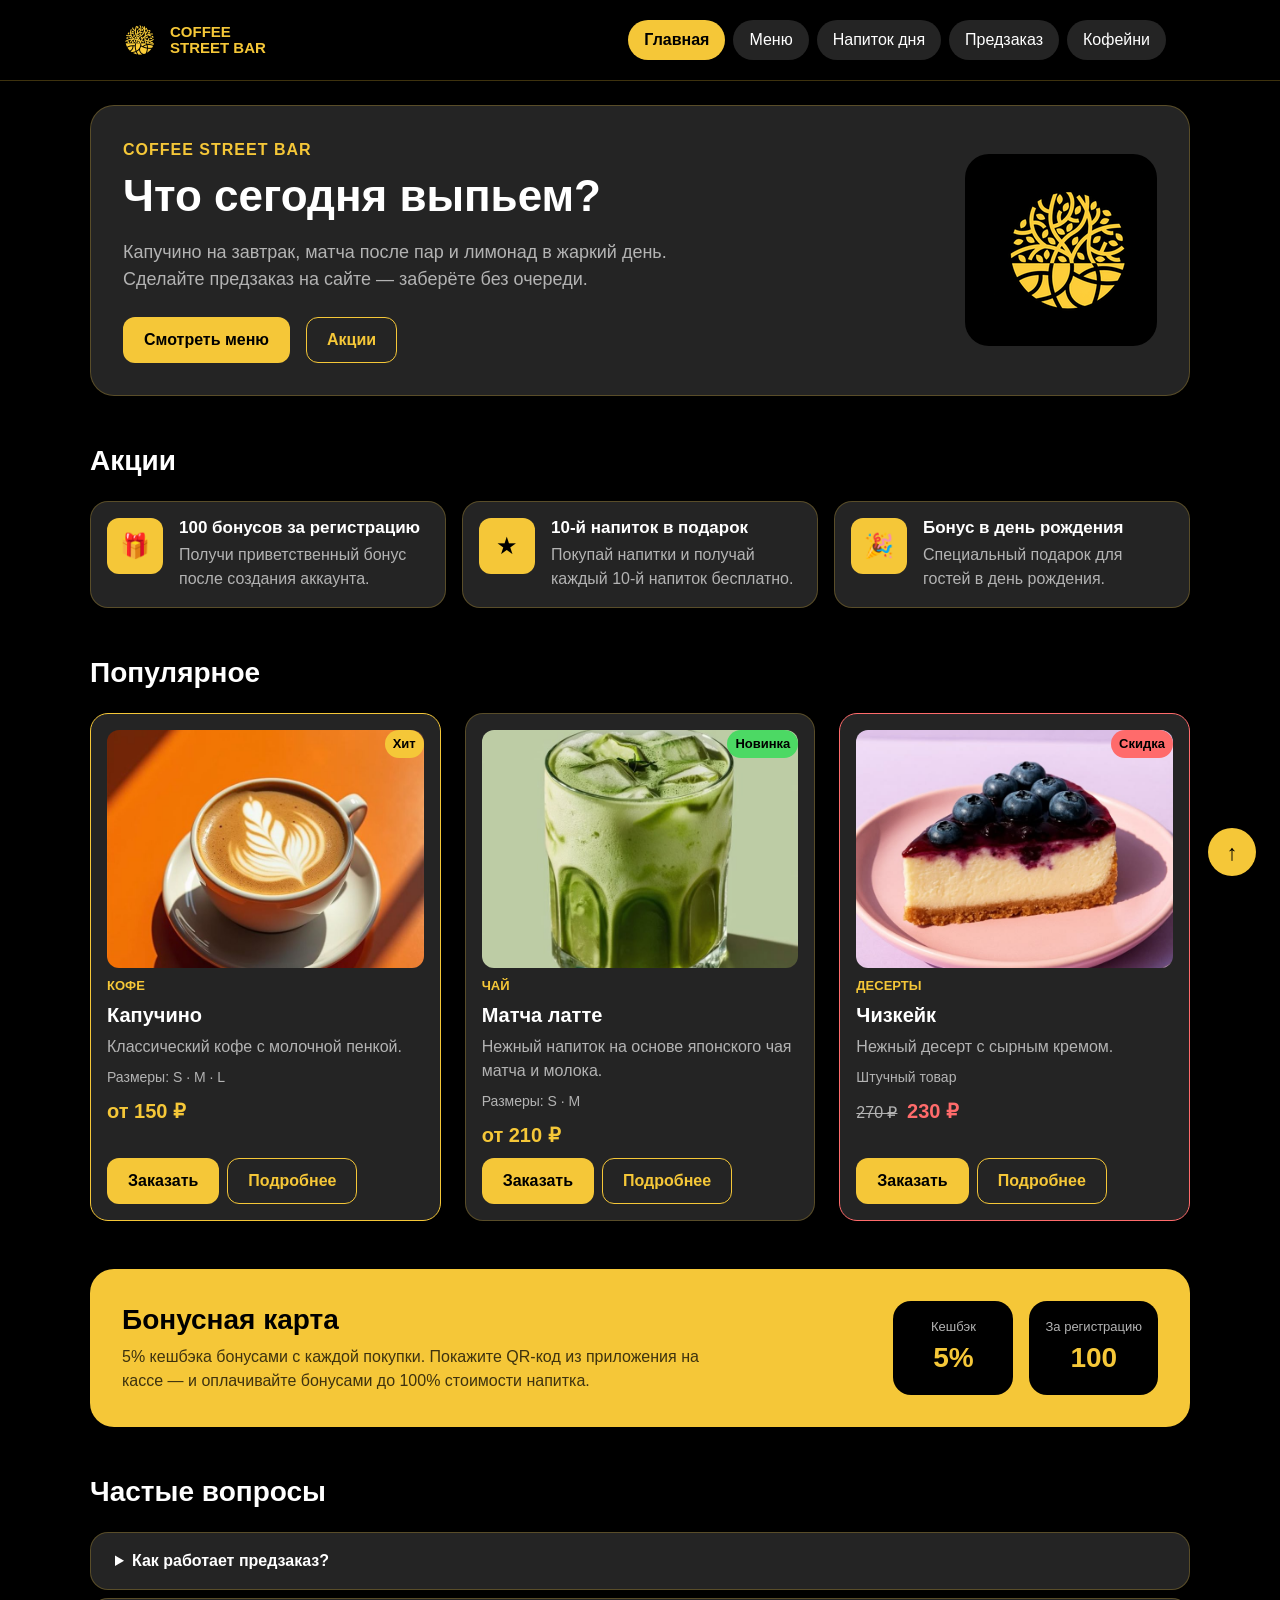
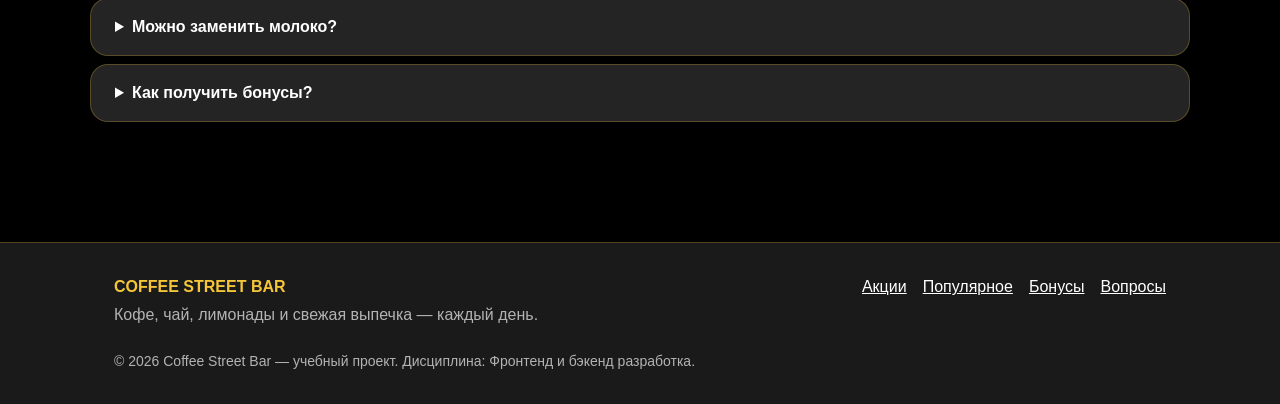
<file: index.html>
<!DOCTYPE html>
<html lang="ru">
<head>
  <meta charset="UTF-8">
  <meta name="viewport" content="width=device-width, initial-scale=1.0">
  <meta name="description" content="Кофейня Coffee Street Bar: меню напитков и десертов, акции, бонусная программа и предзаказ.">
  <title>Coffee Street Bar — кофейня</title>
  <link rel="icon" href="images/logo.png" type="image/png">
  <link rel="stylesheet" href="css/style.css">
  <script src="js/main.js" defer></script>
</head>
<body>

  <!-- Шапка: position: sticky — остаётся вверху при прокрутке -->
  <header class="site-header">
    <div class="site-header__inner">
      <a class="site-header__logo" href="index.html">
        <img class="site-header__logo-image" src="images/logo.png" alt="" width="48" height="48">
        <span class="site-header__logo-text">Coffee<br>Street Bar</span>
      </a>

      <nav class="site-nav" aria-label="Основная навигация">
        <ul class="site-nav__list">
          <li class="site-nav__item"><a class="site-nav__link site-nav__link--active" href="index.html" aria-current="page">Главная</a></li>
          <li class="site-nav__item"><a class="site-nav__link" href="catalog.html">Меню</a></li>
          <li class="site-nav__item"><a class="site-nav__link" href="product.html">Напиток дня</a></li>
          <li class="site-nav__item"><a class="site-nav__link" href="order.html">Предзаказ</a></li>
          <li class="site-nav__item"><a class="site-nav__link" href="contacts.html">Кофейни</a></li>
        </ul>
      </nav>
    </div>
  </header>

  <main>
    <!-- Первый экран: Grid из двух колонок — текст и логотип -->
    <section class="hero">
      <div class="hero__content">
        <p class="hero__subtitle">Coffee Street Bar</p>
        <h1 class="hero__title">Что сегодня выпьем?</h1>
        <p class="hero__text">
          Капучино на завтрак, матча после пар и лимонад в жаркий день.
          Сделайте предзаказ на сайте — заберёте без очереди.
        </p>
        <div class="hero__actions">
          <a class="button button--primary" href="catalog.html">Смотреть меню</a>
          <a class="button button--secondary" href="#promos">Акции</a>
        </div>
      </div>
      <img class="hero__image" src="images/logo.png" alt="Логотип Coffee Street Bar" width="192" height="192">
    </section>

    <!-- Акции: те же, что в приложении -->
    <section class="section" id="promos">
      <h2 class="section__title">Акции</h2>

      <ul class="promo-list">
        <li class="promo-list__item">
          <span class="promo-list__icon" aria-hidden="true">🎁</span>
          <div>
            <h3 class="promo-list__title">100 бонусов за регистрацию</h3>
            <p class="promo-list__text">Получи приветственный бонус после создания аккаунта.</p>
          </div>
        </li>
        <li class="promo-list__item">
          <span class="promo-list__icon" aria-hidden="true">★</span>
          <div>
            <h3 class="promo-list__title">10-й напиток в подарок</h3>
            <p class="promo-list__text">Покупай напитки и получай каждый 10-й напиток бесплатно.</p>
          </div>
        </li>
        <li class="promo-list__item">
          <span class="promo-list__icon" aria-hidden="true">🎉</span>
          <div>
            <h3 class="promo-list__title">Бонус в день рождения</h3>
            <p class="promo-list__text">Специальный подарок для гостей в день рождения.</p>
          </div>
        </li>
      </ul>
    </section>

    <section class="section" id="popular">
      <h2 class="section__title">Популярное</h2>

      <!-- Сетка карточек: блок products-grid отвечает только за расположение -->
      <div class="products-grid">
        <article class="product-card product-card--featured">
          <span class="product-card__badge product-card__badge--hit">Хит</span>
          <img class="product-card__image" src="images/cappuccino.jpg" alt="Капучино" width="320" height="240">
          <p class="product-card__category">Кофе</p>
          <h3 class="product-card__title">Капучино</h3>
          <p class="product-card__description">Классический кофе с молочной пенкой.</p>
          <p class="product-card__meta">Размеры: S · M · L</p>
          <p class="product-card__price">от 150 ₽</p>
          <div class="product-card__actions">
            <button class="button button--primary product-card__button" type="button" data-product="Капучино">
              Заказать
            </button>
            <a class="button button--secondary" href="product.html">Подробнее</a>
          </div>
        </article>

        <article class="product-card">
          <span class="product-card__badge product-card__badge--new">Новинка</span>
          <img class="product-card__image" src="images/matcha.jpg" alt="Матча латте" width="320" height="240">
          <p class="product-card__category">Чай</p>
          <h3 class="product-card__title">Матча латте</h3>
          <p class="product-card__description">Нежный напиток на основе японского чая матча и молока.</p>
          <p class="product-card__meta">Размеры: S · M</p>
          <p class="product-card__price">от 210 ₽</p>
          <div class="product-card__actions">
            <button class="button button--primary product-card__button" type="button" data-product="Матча латте">
              Заказать
            </button>
            <a class="button button--secondary" href="product.html">Подробнее</a>
          </div>
        </article>

        <article class="product-card product-card--discount">
          <span class="product-card__badge product-card__badge--sale">Скидка</span>
          <img class="product-card__image" src="images/cheesecake.jpg" alt="Чизкейк" width="320" height="240">
          <p class="product-card__category">Десерты</p>
          <h3 class="product-card__title">Чизкейк</h3>
          <p class="product-card__description">Нежный десерт с сырным кремом.</p>
          <p class="product-card__meta">Штучный товар</p>
          <p class="product-card__price"><s class="product-card__old-price">270 ₽</s> 230 ₽</p>
          <div class="product-card__actions">
            <button class="button button--primary product-card__button" type="button" data-product="Чизкейк">
              Заказать
            </button>
            <a class="button button--secondary" href="product.html">Подробнее</a>
          </div>
        </article>
      </div>
    </section>

    <!-- Бонусная программа: жёлтый баннер, как «Акция дня» в приложении -->
    <section class="loyalty" id="loyalty">
      <div class="loyalty__content">
        <h2 class="loyalty__title">Бонусная карта</h2>
        <p class="loyalty__text">
          5% кешбэка бонусами с каждой покупки. Покажите QR-код из приложения на кассе —
          и оплачивайте бонусами до 100% стоимости напитка.
        </p>
      </div>
      <dl class="loyalty__stats">
        <div class="loyalty__stat">
          <dt class="loyalty__stat-label">Кешбэк</dt>
          <dd class="loyalty__stat-value">5%</dd>
        </div>
        <div class="loyalty__stat">
          <dt class="loyalty__stat-label">За регистрацию</dt>
          <dd class="loyalty__stat-value">100</dd>
        </div>
      </dl>
    </section>

    <!-- Частые вопросы: details/summary раскрываются без JavaScript -->
    <section class="section" id="faq">
      <h2 class="section__title">Частые вопросы</h2>

      <div class="faq">
        <details class="faq__item">
          <summary class="faq__question">Как работает предзаказ?</summary>
          <p class="faq__answer">
            Выберите напиток, размер и время на странице «Предзаказ». Бариста приготовит
            заказ к этому времени, оплатить можно на кассе.
          </p>
        </details>
        <details class="faq__item">
          <summary class="faq__question">Можно заменить молоко?</summary>
          <p class="faq__answer">
            Да, в любом напитке с молоком: овсяное, миндальное или безлактозное — +40 ₽.
          </p>
        </details>
        <details class="faq__item">
          <summary class="faq__question">Как получить бонусы?</summary>
          <p class="faq__answer">
            Установите приложение Coffee Street Bar и войдите по номеру телефона —
            на счёт сразу придёт 100 бонусов.
          </p>
        </details>
      </div>
    </section>
  </main>

  <!-- Подвал сайта -->
  <footer class="site-footer">
    <div class="site-footer__inner">
      <div class="site-footer__about">
        <p class="site-footer__brand">Coffee Street Bar</p>
        <p class="site-footer__text">Кофе, чай, лимонады и свежая выпечка — каждый день.</p>
      </div>

      <nav class="site-footer__nav" aria-label="Разделы главной страницы">
        <a class="site-footer__link" href="index.html#promos">Акции</a>
        <a class="site-footer__link" href="index.html#popular">Популярное</a>
        <a class="site-footer__link" href="index.html#loyalty">Бонусы</a>
        <a class="site-footer__link" href="index.html#faq">Вопросы</a>
      </nav>

      <p class="site-footer__copy">
        &copy; 2026 Coffee Street Bar — учебный проект. Дисциплина: Фронтенд и бэкенд разработка.
      </p>
    </div>
  </footer>

  <!-- Кнопка «Наверх»: position: fixed — всегда в правом нижнем углу -->
  <a class="to-top" href="#" aria-label="Вернуться в начало страницы">↑</a>

  <!-- Модальное окно с формой заявки -->
  <dialog class="order-dialog" id="order-dialog" aria-labelledby="order-dialog-title">
    <h2 class="order-dialog__title" id="order-dialog-title">Быстрый заказ</h2>

    <form class="order-form" id="order-form" action="#" method="post" novalidate>
      <input id="selected-product" name="selected-product" type="hidden">

      <div class="order-form__field">
        <label class="order-form__label" for="order-name">Имя</label>
        <input
          class="order-form__input"
          id="order-name"
          name="name"
          type="text"
          placeholder="Введите ваше имя"
          minlength="2"
          autocomplete="given-name"
          required
        >
      </div>

      <div class="order-form__field">
        <label class="order-form__label" for="order-email">E-mail</label>
        <input
          class="order-form__input"
          id="order-email"
          name="email"
          type="email"
          placeholder="example@mail.ru"
          autocomplete="email"
          required
        >
      </div>

      <div class="order-form__field">
        <label class="order-form__label" for="order-phone">Телефон</label>
        <input
          class="order-form__input"
          id="order-phone"
          name="phone"
          type="tel"
          inputmode="tel"
          placeholder="+7 (900) 000-00-00"
          pattern="^\+7 \(\d{3}\) \d{3}-\d{2}-\d{2}$"
          required
        >
        <small class="order-form__hint">Формат: +7 (900) 000-00-00</small>
      </div>

      <div class="order-form__field">
        <label class="order-form__label" for="order-date">Дата</label>
        <input
          class="order-form__input"
          id="order-date"
          name="date"
          type="date"
        >
      </div>

      <div class="order-form__field">
        <label class="order-form__label" for="order-topic">Размер</label>
        <select class="order-form__select" id="order-topic" name="topic" required>
          <option value="">Выберите размер</option>
          <option value="S">S — 300 мл</option>
          <option value="M">M — 400 мл</option>
          <option value="L">L — 600 мл</option>
          <option value="piece">Штучный товар</option>
        </select>
      </div>

      <div class="order-form__field">
        <label class="order-form__label" for="order-comment">Комментарий</label>
        <textarea
          class="order-form__textarea"
          id="order-comment"
          name="comment"
          rows="3"
          placeholder="Например, овсяное молоко"
        ></textarea>
      </div>

      <div class="order-form__field">
        <label class="order-form__checkbox-label" for="order-agreement">
          <input
            class="order-form__checkbox"
            id="order-agreement"
            name="agreement"
            type="checkbox"
            required
          >
          Я согласен на обработку данных
        </label>
      </div>

      <div class="order-form__actions">
        <button class="button button--secondary" type="button" id="close-order-dialog">Закрыть</button>
        <button class="button button--primary" type="submit">Отправить заявку</button>
      </div>
    </form>
  </dialog>

  <!-- Сообщение об успешной отправке -->
  <p class="success-message" id="success-message" role="status" hidden>
    Заказ принят! Ждём вас в кофейне.
  </p>

</body>
</html>
</file>
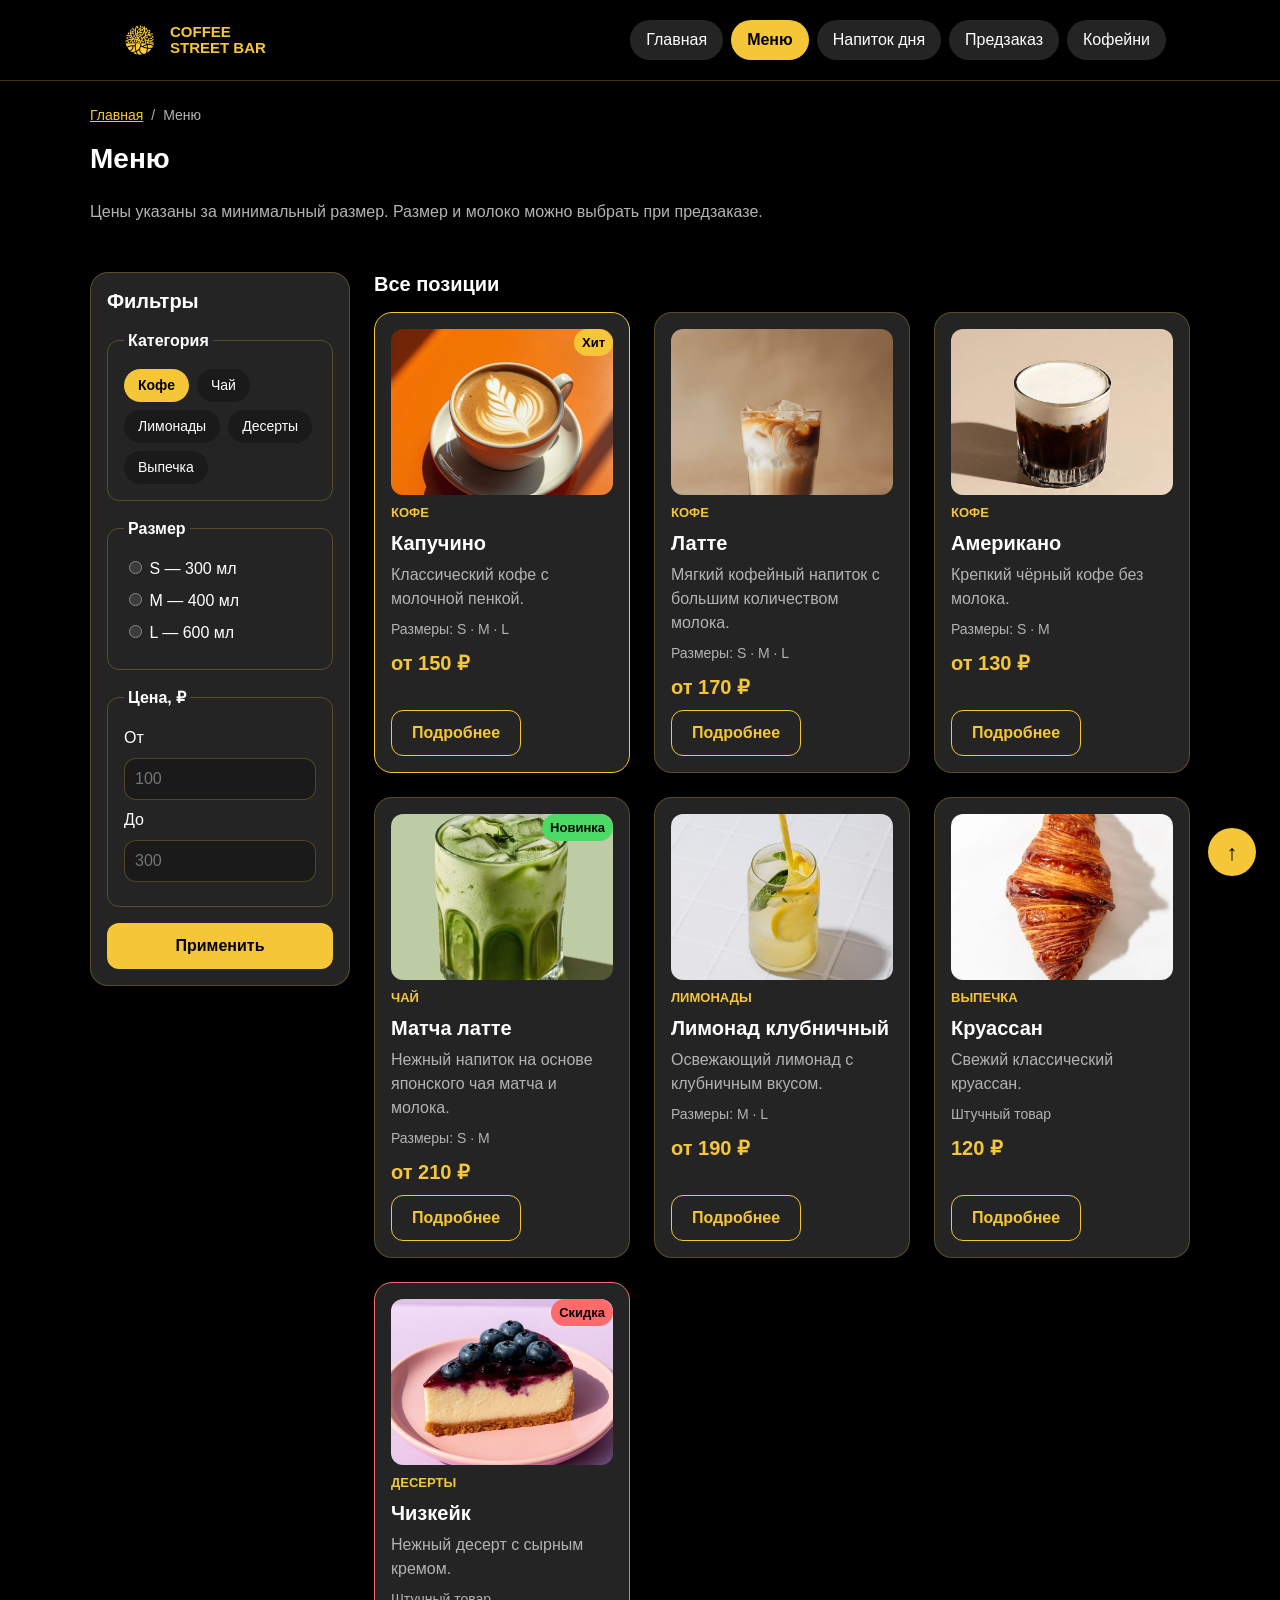
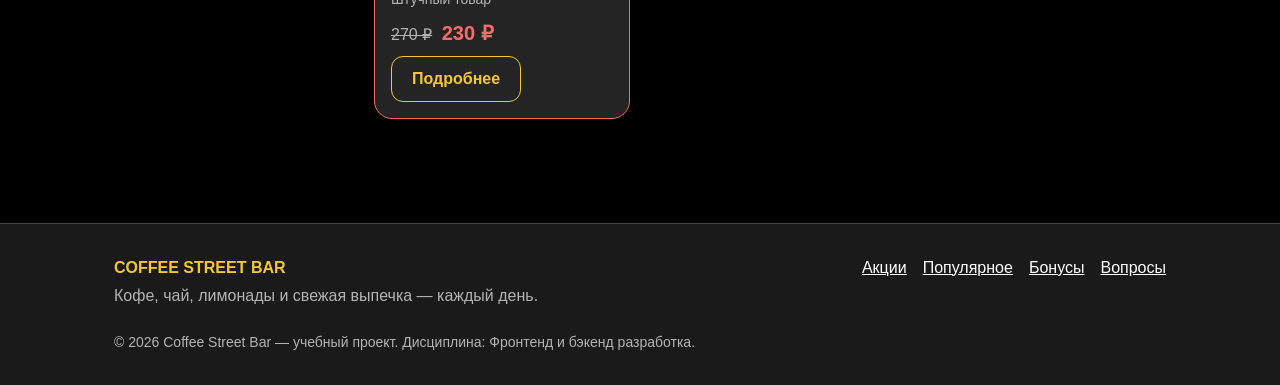
<file: catalog.html>
<!DOCTYPE html>
<html lang="ru">
<head>
  <meta charset="UTF-8">
  <meta name="viewport" content="width=device-width, initial-scale=1.0">
  <meta name="description" content="Меню кофейни Coffee Street Bar: кофе, чай, лимонады, десерты и выпечка с ценами.">
  <title>Меню — Coffee Street Bar</title>
  <link rel="icon" href="images/logo.png" type="image/png">
  <link rel="stylesheet" href="css/style.css">
</head>
<body>

  <!-- Шапка: position: sticky — остаётся вверху при прокрутке -->
  <header class="site-header">
    <div class="site-header__inner">
      <a class="site-header__logo" href="index.html">
        <img class="site-header__logo-image" src="images/logo.png" alt="" width="48" height="48">
        <span class="site-header__logo-text">Coffee<br>Street Bar</span>
      </a>

      <nav class="site-nav" aria-label="Основная навигация">
        <ul class="site-nav__list">
          <li class="site-nav__item"><a class="site-nav__link" href="index.html">Главная</a></li>
          <li class="site-nav__item"><a class="site-nav__link site-nav__link--active" href="catalog.html" aria-current="page">Меню</a></li>
          <li class="site-nav__item"><a class="site-nav__link" href="product.html">Напиток дня</a></li>
          <li class="site-nav__item"><a class="site-nav__link" href="order.html">Предзаказ</a></li>
          <li class="site-nav__item"><a class="site-nav__link" href="contacts.html">Кофейни</a></li>
        </ul>
      </nav>
    </div>
  </header>

  <main>
    <!-- Хлебные крошки -->
    <nav class="breadcrumbs" aria-label="Хлебные крошки">
      <ol class="breadcrumbs__list">
        <li class="breadcrumbs__item"><a class="breadcrumbs__link" href="index.html">Главная</a></li>
        <li class="breadcrumbs__item"><span class="breadcrumbs__current" aria-current="page">Меню</span></li>
      </ol>
    </nav>

    <section class="section">
      <h1 class="section__title">Меню</h1>
      <p class="section__text">
        Цены указаны за минимальный размер. Размер и молоко можно выбрать при предзаказе.
      </p>
    </section>

    <!-- Сетка страницы меню: фильтры слева, товары справа -->
    <section class="catalog-layout">
      <!-- position: sticky — фильтры остаются на экране при прокрутке -->
      <aside class="catalog-filters">
        <h2 class="catalog-filters__title">Фильтры</h2>

        <form class="filters-form" action="#" method="get">
          <fieldset class="filters-form__group">
            <legend class="filters-form__legend">Категория</legend>
            <!-- Чекбоксы оформлены «таблетками», как категории в приложении -->
            <div class="filters-form__chips">
              <label class="filters-form__chip" for="cat-coffee"><input class="filters-form__chip-input" id="cat-coffee" type="checkbox" name="category" value="coffee" checked> Кофе</label>
              <label class="filters-form__chip" for="cat-tea"><input class="filters-form__chip-input" id="cat-tea" type="checkbox" name="category" value="tea"> Чай</label>
              <label class="filters-form__chip" for="cat-lemonade"><input class="filters-form__chip-input" id="cat-lemonade" type="checkbox" name="category" value="lemonade"> Лимонады</label>
              <label class="filters-form__chip" for="cat-dessert"><input class="filters-form__chip-input" id="cat-dessert" type="checkbox" name="category" value="dessert"> Десерты</label>
              <label class="filters-form__chip" for="cat-bakery"><input class="filters-form__chip-input" id="cat-bakery" type="checkbox" name="category" value="bakery"> Выпечка</label>
            </div>
          </fieldset>

          <fieldset class="filters-form__group">
            <legend class="filters-form__legend">Размер</legend>
            <label class="filters-form__label" for="filter-size-s"><input id="filter-size-s" type="radio" name="size" value="S"> S — 300 мл</label>
            <label class="filters-form__label" for="filter-size-m"><input id="filter-size-m" type="radio" name="size" value="M"> M — 400 мл</label>
            <label class="filters-form__label" for="filter-size-l"><input id="filter-size-l" type="radio" name="size" value="L"> L — 600 мл</label>
          </fieldset>

          <fieldset class="filters-form__group">
            <legend class="filters-form__legend">Цена, ₽</legend>
            <label class="filters-form__label" for="price-from">От</label>
            <input class="filters-form__input" id="price-from" name="price-from" type="number" min="0" placeholder="100">
            <label class="filters-form__label" for="price-to">До</label>
            <input class="filters-form__input" id="price-to" name="price-to" type="number" min="0" placeholder="300">
          </fieldset>

          <button class="button button--primary" type="submit">Применить</button>
        </form>
      </aside>

      <section class="catalog-products">
        <h2 class="catalog-products__title">Все позиции</h2>

        <div class="products-grid">
          <article class="product-card product-card--featured">
            <span class="product-card__badge product-card__badge--hit">Хит</span>
                        <img class="product-card__image" src="images/cappuccino.jpg" alt="Капучино" width="320" height="240">
            <p class="product-card__category">Кофе</p>
            <h3 class="product-card__title">Капучино</h3>
            <p class="product-card__description">Классический кофе с молочной пенкой.</p>
            <p class="product-card__meta">Размеры: S · M · L</p>
            <p class="product-card__price">от 150 ₽</p>
            <a class="button button--secondary product-card__button" href="product.html">Подробнее</a>
          </article>

          <article class="product-card">
            <img class="product-card__image" src="images/latte.jpg" alt="Латте" width="320" height="240">
            <p class="product-card__category">Кофе</p>
            <h3 class="product-card__title">Латте</h3>
            <p class="product-card__description">Мягкий кофейный напиток с большим количеством молока.</p>
            <p class="product-card__meta">Размеры: S · M · L</p>
            <p class="product-card__price">от 170 ₽</p>
            <a class="button button--secondary product-card__button" href="product.html">Подробнее</a>
          </article>

          <article class="product-card">
            <img class="product-card__image" src="images/americano.jpg" alt="Американо" width="320" height="240">
            <p class="product-card__category">Кофе</p>
            <h3 class="product-card__title">Американо</h3>
            <p class="product-card__description">Крепкий чёрный кофе без молока.</p>
            <p class="product-card__meta">Размеры: S · M</p>
            <p class="product-card__price">от 130 ₽</p>
            <a class="button button--secondary product-card__button" href="product.html">Подробнее</a>
          </article>

          <article class="product-card">
            <span class="product-card__badge product-card__badge--new">Новинка</span>
            <img class="product-card__image" src="images/matcha.jpg" alt="Матча латте" width="320" height="240">
            <p class="product-card__category">Чай</p>
            <h3 class="product-card__title">Матча латте</h3>
            <p class="product-card__description">Нежный напиток на основе японского чая матча и молока.</p>
            <p class="product-card__meta">Размеры: S · M</p>
            <p class="product-card__price">от 210 ₽</p>
            <a class="button button--secondary product-card__button" href="product.html">Подробнее</a>
          </article>

          <article class="product-card">
            <img class="product-card__image" src="images/lemonade.jpg" alt="Лимонад клубничный" width="320" height="240">
            <p class="product-card__category">Лимонады</p>
            <h3 class="product-card__title">Лимонад клубничный</h3>
            <p class="product-card__description">Освежающий лимонад с клубничным вкусом.</p>
            <p class="product-card__meta">Размеры: M · L</p>
            <p class="product-card__price">от 190 ₽</p>
            <a class="button button--secondary product-card__button" href="product.html">Подробнее</a>
          </article>

          <article class="product-card">
            <img class="product-card__image" src="images/croissant.jpg" alt="Круассан" width="320" height="240">
            <p class="product-card__category">Выпечка</p>
            <h3 class="product-card__title">Круассан</h3>
            <p class="product-card__description">Свежий классический круассан.</p>
            <p class="product-card__meta">Штучный товар</p>
            <p class="product-card__price">120 ₽</p>
            <a class="button button--secondary product-card__button" href="product.html">Подробнее</a>
          </article>

          <article class="product-card product-card--discount">
            <span class="product-card__badge product-card__badge--sale">Скидка</span>
            <img class="product-card__image" src="images/cheesecake.jpg" alt="Чизкейк" width="320" height="240">
            <p class="product-card__category">Десерты</p>
            <h3 class="product-card__title">Чизкейк</h3>
            <p class="product-card__description">Нежный десерт с сырным кремом.</p>
            <p class="product-card__meta">Штучный товар</p>
            <p class="product-card__price"><s class="product-card__old-price">270 ₽</s> 230 ₽</p>
            <a class="button button--secondary product-card__button" href="product.html">Подробнее</a>
          </article>
        </div>
      </section>
    </section>
  </main>

  <!-- Подвал сайта -->
  <footer class="site-footer">
    <div class="site-footer__inner">
      <div class="site-footer__about">
        <p class="site-footer__brand">Coffee Street Bar</p>
        <p class="site-footer__text">Кофе, чай, лимонады и свежая выпечка — каждый день.</p>
      </div>

      <nav class="site-footer__nav" aria-label="Разделы главной страницы">
        <a class="site-footer__link" href="index.html#promos">Акции</a>
        <a class="site-footer__link" href="index.html#popular">Популярное</a>
        <a class="site-footer__link" href="index.html#loyalty">Бонусы</a>
        <a class="site-footer__link" href="index.html#faq">Вопросы</a>
      </nav>

      <p class="site-footer__copy">
        &copy; 2026 Coffee Street Bar — учебный проект. Дисциплина: Фронтенд и бэкенд разработка.
      </p>
    </div>
  </footer>

  <!-- Кнопка «Наверх»: position: fixed — всегда в правом нижнем углу -->
  <a class="to-top" href="#" aria-label="Вернуться в начало страницы">↑</a>

</body>
</html>
</file>
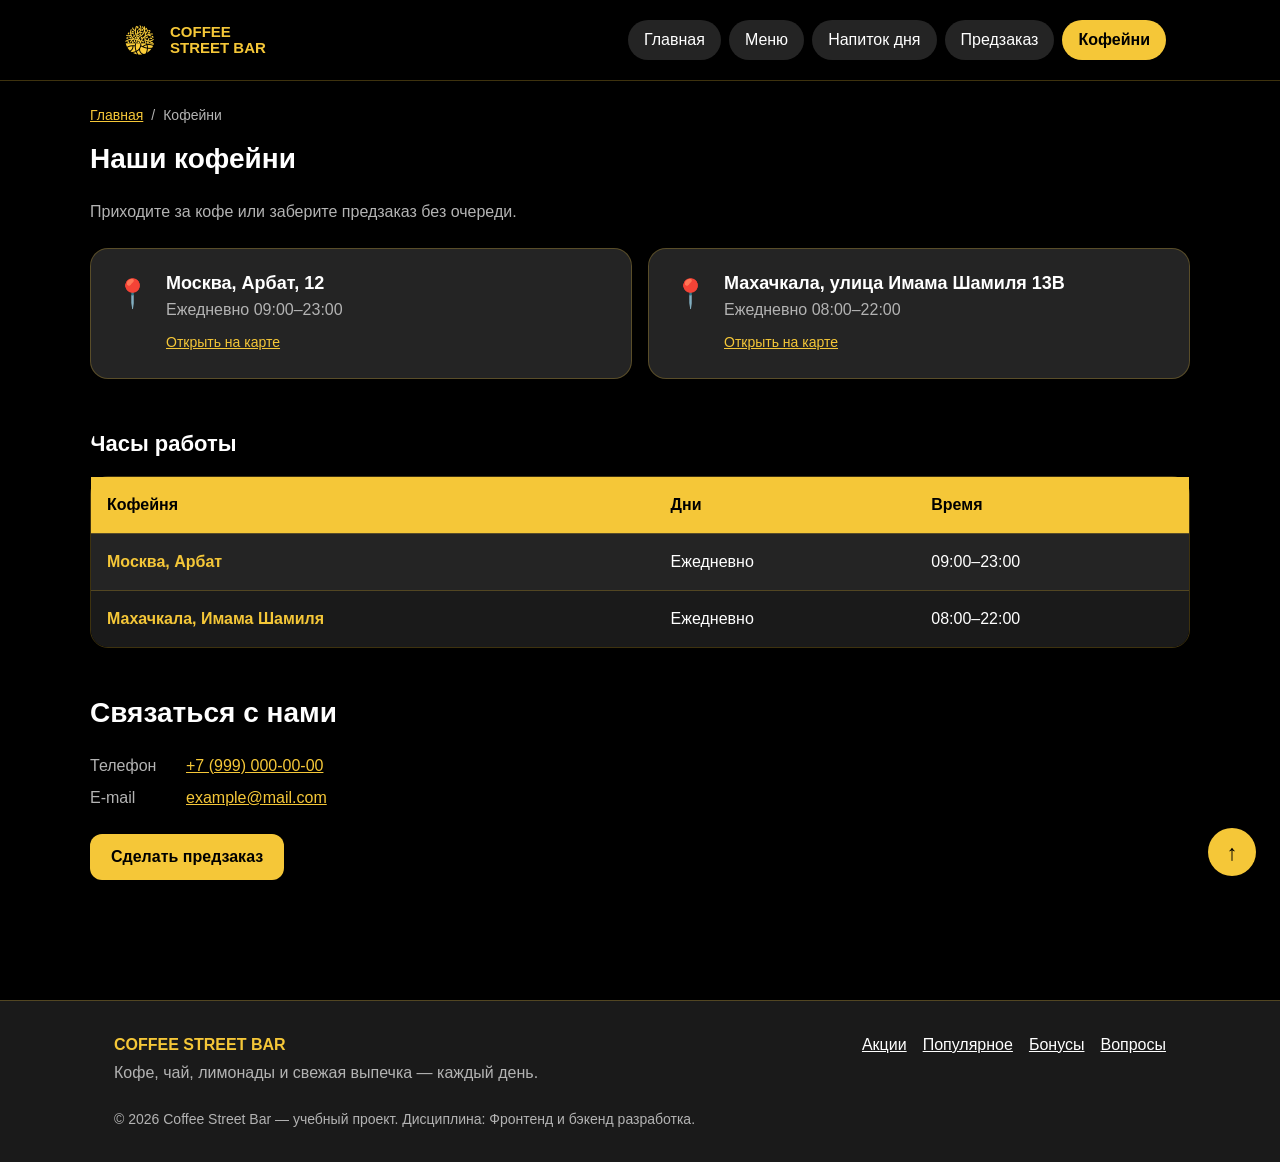
<file: contacts.html>
<!DOCTYPE html>
<html lang="ru">
<head>
  <meta charset="UTF-8">
  <meta name="viewport" content="width=device-width, initial-scale=1.0">
  <meta name="description" content="Адреса кофеен Coffee Street Bar, часы работы и контакты для связи.">
  <title>Кофейни и контакты — Coffee Street Bar</title>
  <link rel="icon" href="images/logo.png" type="image/png">
  <link rel="stylesheet" href="css/style.css">
</head>
<body>

  <!-- Шапка: position: sticky — остаётся вверху при прокрутке -->
  <header class="site-header">
    <div class="site-header__inner">
      <a class="site-header__logo" href="index.html">
        <img class="site-header__logo-image" src="images/logo.png" alt="" width="48" height="48">
        <span class="site-header__logo-text">Coffee<br>Street Bar</span>
      </a>

      <nav class="site-nav" aria-label="Основная навигация">
        <ul class="site-nav__list">
          <li class="site-nav__item"><a class="site-nav__link" href="index.html">Главная</a></li>
          <li class="site-nav__item"><a class="site-nav__link" href="catalog.html">Меню</a></li>
          <li class="site-nav__item"><a class="site-nav__link" href="product.html">Напиток дня</a></li>
          <li class="site-nav__item"><a class="site-nav__link" href="order.html">Предзаказ</a></li>
          <li class="site-nav__item"><a class="site-nav__link site-nav__link--active" href="contacts.html" aria-current="page">Кофейни</a></li>
        </ul>
      </nav>
    </div>
  </header>

  <main>
    <!-- Хлебные крошки -->
    <nav class="breadcrumbs" aria-label="Хлебные крошки">
      <ol class="breadcrumbs__list">
        <li class="breadcrumbs__item"><a class="breadcrumbs__link" href="index.html">Главная</a></li>
        <li class="breadcrumbs__item"><span class="breadcrumbs__current" aria-current="page">Кофейни</span></li>
      </ol>
    </nav>

    <section class="section">
      <h1 class="section__title">Наши кофейни</h1>
      <p class="section__text">Приходите за кофе или заберите предзаказ без очереди.</p>

      <ul class="shop-list">
        <li class="shop-list__item">
          <span class="shop-list__icon" aria-hidden="true">📍</span>
          <div>
            <h3 class="shop-list__address">Москва, Арбат, 12</h3>
            <p class="shop-list__hours">Ежедневно 09:00–23:00</p>
            <a class="shop-list__link" href="https://yandex.ru/maps/?text=Coffee%20Street%20Bar%20%D0%9C%D0%BE%D1%81%D0%BA%D0%B2%D0%B0%2C%20%D0%90%D1%80%D0%B1%D0%B0%D1%82%2C%2012" target="_blank" rel="noopener">Открыть на карте</a>
          </div>
        </li>
        <li class="shop-list__item">
          <span class="shop-list__icon" aria-hidden="true">📍</span>
          <div>
            <h3 class="shop-list__address">Махачкала, улица Имама Шамиля 13В</h3>
            <p class="shop-list__hours">Ежедневно 08:00–22:00</p>
            <a class="shop-list__link" href="https://yandex.ru/maps/?text=Coffee%20Street%20Bar%20%D0%9C%D0%B0%D1%85%D0%B0%D1%87%D0%BA%D0%B0%D0%BB%D0%B0%2C%20%D1%83%D0%BB%D0%B8%D1%86%D0%B0%20%D0%98%D0%BC%D0%B0%D0%BC%D0%B0%20%D0%A8%D0%B0%D0%BC%D0%B8%D0%BB%D1%8F%2013%D0%92" target="_blank" rel="noopener">Открыть на карте</a>
          </div>
        </li>
      </ul>
    </section>

    <section class="section">
      <table class="spec-table">
        <caption class="spec-table__caption">Часы работы</caption>
        <thead>
          <tr>
            <th class="spec-table__head" scope="col">Кофейня</th>
            <th class="spec-table__head" scope="col">Дни</th>
            <th class="spec-table__head" scope="col">Время</th>
          </tr>
        </thead>
        <tbody>
          <tr class="spec-table__row">
            <th class="spec-table__row-head" scope="row">Москва, Арбат</th>
            <td class="spec-table__cell">Ежедневно</td>
            <td class="spec-table__cell">09:00–23:00</td>
          </tr>
          <tr class="spec-table__row">
            <th class="spec-table__row-head" scope="row">Махачкала, Имама Шамиля</th>
            <td class="spec-table__cell">Ежедневно</td>
            <td class="spec-table__cell">08:00–22:00</td>
          </tr>
        </tbody>
      </table>
    </section>

    <section class="section" id="feedback">
      <h2 class="section__title">Связаться с нами</h2>
      <ul class="contact-list">
        <li class="contact-list__item">
          <span class="contact-list__label">Телефон</span>
          <a href="tel:+79990000000">+7 (999) 000-00-00</a>
        </li>
        <li class="contact-list__item">
          <span class="contact-list__label">E-mail</span>
          <a href="mailto:example@mail.com">example@mail.com</a>
        </li>
      </ul>
      <a class="button button--primary" href="order.html">Сделать предзаказ</a>
    </section>
  </main>

  <!-- Подвал сайта -->
  <footer class="site-footer">
    <div class="site-footer__inner">
      <div class="site-footer__about">
        <p class="site-footer__brand">Coffee Street Bar</p>
        <p class="site-footer__text">Кофе, чай, лимонады и свежая выпечка — каждый день.</p>
      </div>

      <nav class="site-footer__nav" aria-label="Разделы главной страницы">
        <a class="site-footer__link" href="index.html#promos">Акции</a>
        <a class="site-footer__link" href="index.html#popular">Популярное</a>
        <a class="site-footer__link" href="index.html#loyalty">Бонусы</a>
        <a class="site-footer__link" href="index.html#faq">Вопросы</a>
      </nav>

      <p class="site-footer__copy">
        &copy; 2026 Coffee Street Bar — учебный проект. Дисциплина: Фронтенд и бэкенд разработка.
      </p>
    </div>
  </footer>

  <!-- Кнопка «Наверх»: position: fixed — всегда в правом нижнем углу -->
  <a class="to-top" href="#" aria-label="Вернуться в начало страницы">↑</a>

</body>
</html>
</file>
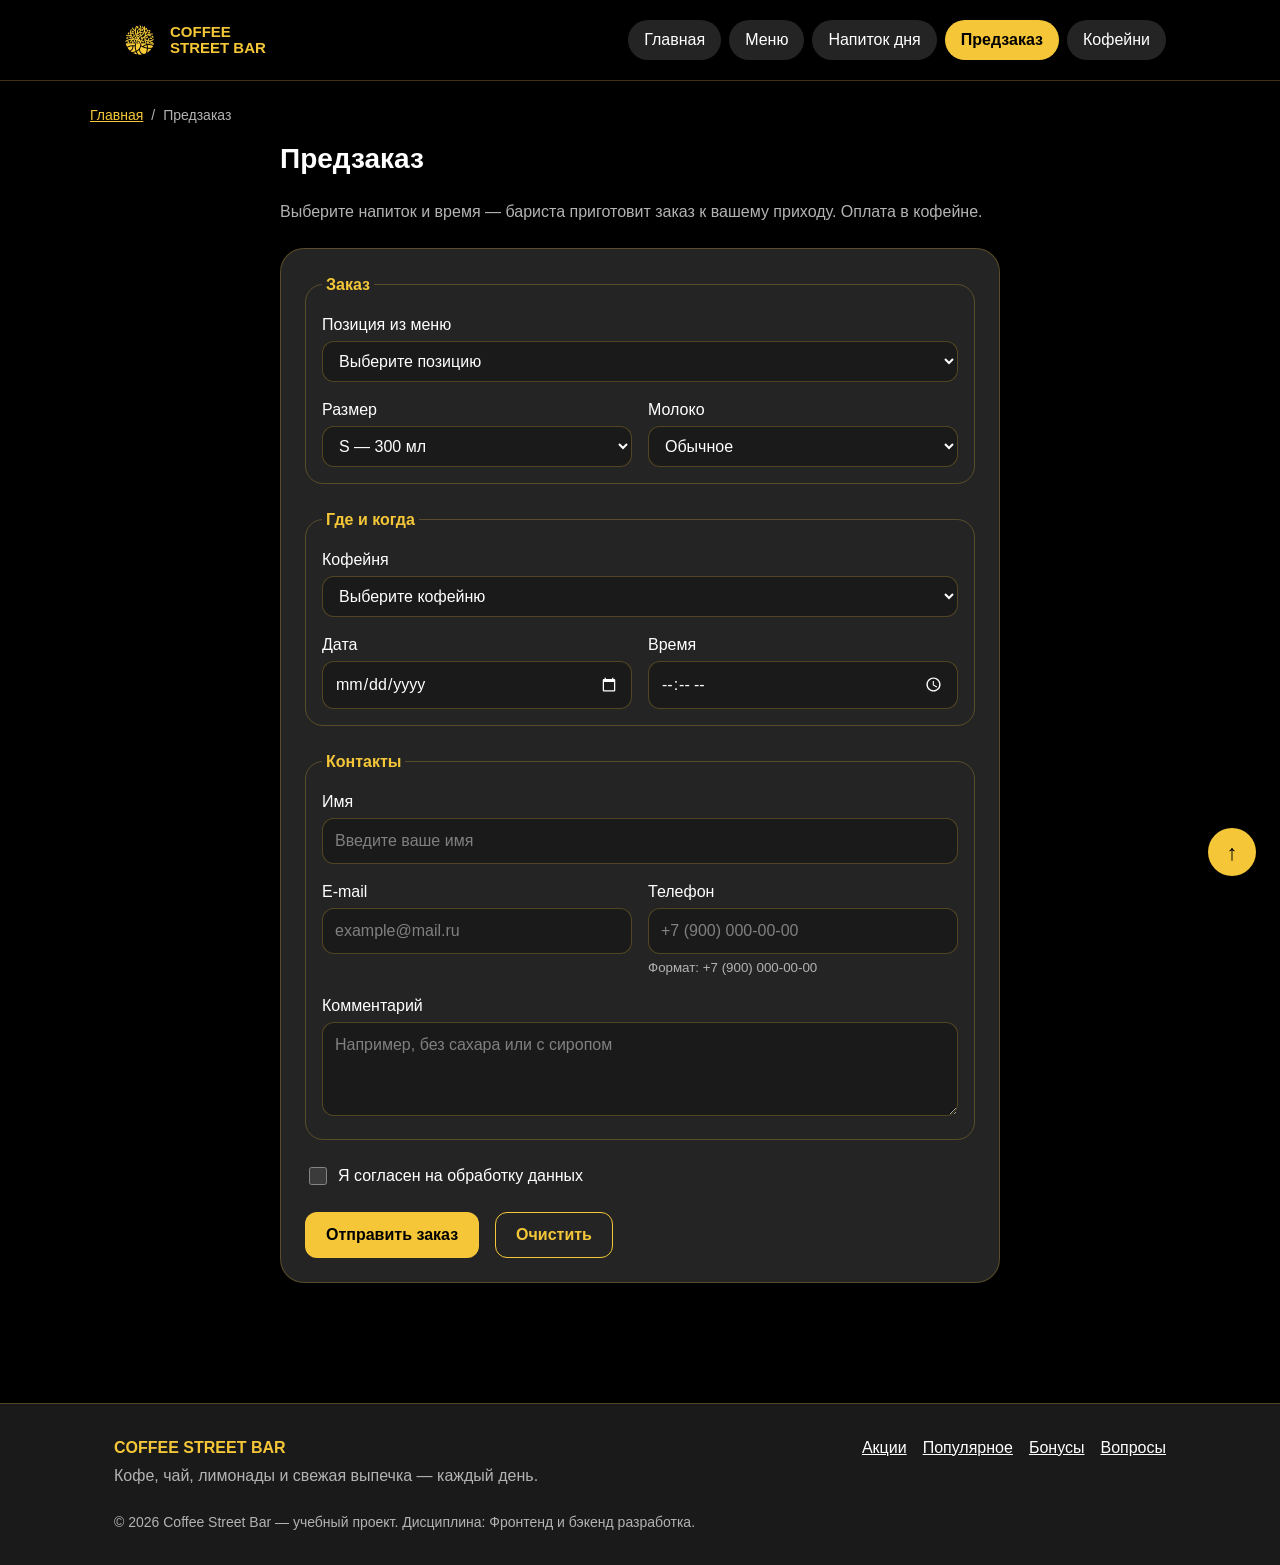
<file: order.html>
<!DOCTYPE html>
<html lang="ru">
<head>
  <meta charset="UTF-8">
  <meta name="viewport" content="width=device-width, initial-scale=1.0">
  <meta name="description" content="Предзаказ в Coffee Street Bar: выберите напиток, размер, кофейню и время — заберёте без очереди.">
  <title>Предзаказ — Coffee Street Bar</title>
  <link rel="icon" href="images/logo.png" type="image/png">
  <link rel="stylesheet" href="css/style.css">
  <script src="js/main.js" defer></script>
</head>
<body>

  <!-- Шапка: position: sticky — остаётся вверху при прокрутке -->
  <header class="site-header">
    <div class="site-header__inner">
      <a class="site-header__logo" href="index.html">
        <img class="site-header__logo-image" src="images/logo.png" alt="" width="48" height="48">
        <span class="site-header__logo-text">Coffee<br>Street Bar</span>
      </a>

      <nav class="site-nav" aria-label="Основная навигация">
        <ul class="site-nav__list">
          <li class="site-nav__item"><a class="site-nav__link" href="index.html">Главная</a></li>
          <li class="site-nav__item"><a class="site-nav__link" href="catalog.html">Меню</a></li>
          <li class="site-nav__item"><a class="site-nav__link" href="product.html">Напиток дня</a></li>
          <li class="site-nav__item"><a class="site-nav__link site-nav__link--active" href="order.html" aria-current="page">Предзаказ</a></li>
          <li class="site-nav__item"><a class="site-nav__link" href="contacts.html">Кофейни</a></li>
        </ul>
      </nav>
    </div>
  </header>

  <main>
    <!-- Хлебные крошки -->
    <nav class="breadcrumbs" aria-label="Хлебные крошки">
      <ol class="breadcrumbs__list">
        <li class="breadcrumbs__item"><a class="breadcrumbs__link" href="index.html">Главная</a></li>
        <li class="breadcrumbs__item"><span class="breadcrumbs__current" aria-current="page">Предзаказ</span></li>
      </ol>
    </nav>

    <section class="section order-page">
      <h1 class="section__title">Предзаказ</h1>
      <p class="section__text">
        Выберите напиток и время — бариста приготовит заказ к вашему приходу. Оплата в кофейне.
      </p>

      <form class="order-form order-form--page" id="order-page-form" action="#" method="post" novalidate>
        <fieldset class="order-form__group">
          <legend class="order-form__legend">Заказ</legend>

          <div class="order-form__field">
            <label class="order-form__label" for="page-product">Позиция из меню</label>
            <select class="order-form__select" id="page-product" name="product" required>
              <option value="">Выберите позицию</option>
                <option value="cappuccino">Капучино</option>
                <option value="latte">Латте</option>
                <option value="americano">Американо</option>
                <option value="matcha">Матча латте</option>
                <option value="lemonade">Лимонад клубничный</option>
                <option value="croissant">Круассан</option>
                <option value="cheesecake">Чизкейк</option>
            </select>
          </div>

          <div class="order-form__row">
            <div class="order-form__field">
              <label class="order-form__label" for="page-size">Размер</label>
              <select class="order-form__select" id="page-size" name="size">
                <option value="S">S — 300 мл</option>
                <option value="M">M — 400 мл</option>
                <option value="L">L — 600 мл</option>
              </select>
            </div>

            <div class="order-form__field">
              <label class="order-form__label" for="page-milk">Молоко</label>
              <select class="order-form__select" id="page-milk" name="milk">
                <option value="regular">Обычное</option>
                <option value="oat">Овсяное (+40 ₽)</option>
                <option value="almond">Миндальное (+40 ₽)</option>
                <option value="lactose-free">Безлактозное (+40 ₽)</option>
              </select>
            </div>
          </div>
        </fieldset>

        <fieldset class="order-form__group">
          <legend class="order-form__legend">Где и когда</legend>

          <div class="order-form__field">
            <label class="order-form__label" for="page-shop">Кофейня</label>
            <select class="order-form__select" id="page-shop" name="shop" required>
              <option value="">Выберите кофейню</option>
                <option value="arbat">Москва, Арбат, 12</option>
                <option value="shamil">Махачкала, улица Имама Шамиля 13В</option>
            </select>
          </div>

          <div class="order-form__row">
            <div class="order-form__field">
              <label class="order-form__label" for="page-date">Дата</label>
              <input class="order-form__input" id="page-date" name="date" type="date" required>
            </div>

            <div class="order-form__field">
              <label class="order-form__label" for="page-time">Время</label>
              <input class="order-form__input" id="page-time" name="time" type="time" min="08:00" max="22:30" required>
            </div>
          </div>
        </fieldset>

        <fieldset class="order-form__group">
          <legend class="order-form__legend">Контакты</legend>

          <div class="order-form__field">
            <label class="order-form__label" for="page-name">Имя</label>
            <input class="order-form__input" id="page-name" name="name" type="text"
              placeholder="Введите ваше имя" minlength="2" autocomplete="given-name" required>
          </div>

          <div class="order-form__row">
            <div class="order-form__field">
              <label class="order-form__label" for="page-email">E-mail</label>
              <input class="order-form__input" id="page-email" name="email" type="email"
                placeholder="example@mail.ru" autocomplete="email" required>
            </div>

            <div class="order-form__field">
              <label class="order-form__label" for="page-phone">Телефон</label>
              <input class="order-form__input" id="page-phone" name="phone" type="tel" inputmode="tel"
                placeholder="+7 (900) 000-00-00" pattern="^\+7 \(\d{3}\) \d{3}-\d{2}-\d{2}$" required>
              <small class="order-form__hint">Формат: +7 (900) 000-00-00</small>
            </div>
          </div>

          <div class="order-form__field">
            <label class="order-form__label" for="page-comment">Комментарий</label>
            <textarea class="order-form__textarea" id="page-comment" name="comment" rows="3"
              placeholder="Например, без сахара или с сиропом"></textarea>
          </div>
        </fieldset>

        <div class="order-form__field">
          <label class="order-form__checkbox-label" for="page-agreement">
            <input class="order-form__checkbox" id="page-agreement" name="agreement" type="checkbox" required>
            Я согласен на обработку данных
          </label>
        </div>

        <div class="order-form__actions">
          <button class="button button--primary" type="submit">Отправить заказ</button>
          <button class="button button--secondary" type="reset">Очистить</button>
        </div>
      </form>

      <p class="success-message" id="order-page-success" role="status" hidden>
        Заказ принят! Ждём вас в кофейне к выбранному времени.
      </p>
    </section>
  </main>

  <!-- Подвал сайта -->
  <footer class="site-footer">
    <div class="site-footer__inner">
      <div class="site-footer__about">
        <p class="site-footer__brand">Coffee Street Bar</p>
        <p class="site-footer__text">Кофе, чай, лимонады и свежая выпечка — каждый день.</p>
      </div>

      <nav class="site-footer__nav" aria-label="Разделы главной страницы">
        <a class="site-footer__link" href="index.html#promos">Акции</a>
        <a class="site-footer__link" href="index.html#popular">Популярное</a>
        <a class="site-footer__link" href="index.html#loyalty">Бонусы</a>
        <a class="site-footer__link" href="index.html#faq">Вопросы</a>
      </nav>

      <p class="site-footer__copy">
        &copy; 2026 Coffee Street Bar — учебный проект. Дисциплина: Фронтенд и бэкенд разработка.
      </p>
    </div>
  </footer>

  <!-- Кнопка «Наверх»: position: fixed — всегда в правом нижнем углу -->
  <a class="to-top" href="#" aria-label="Вернуться в начало страницы">↑</a>

</body>
</html>
</file>
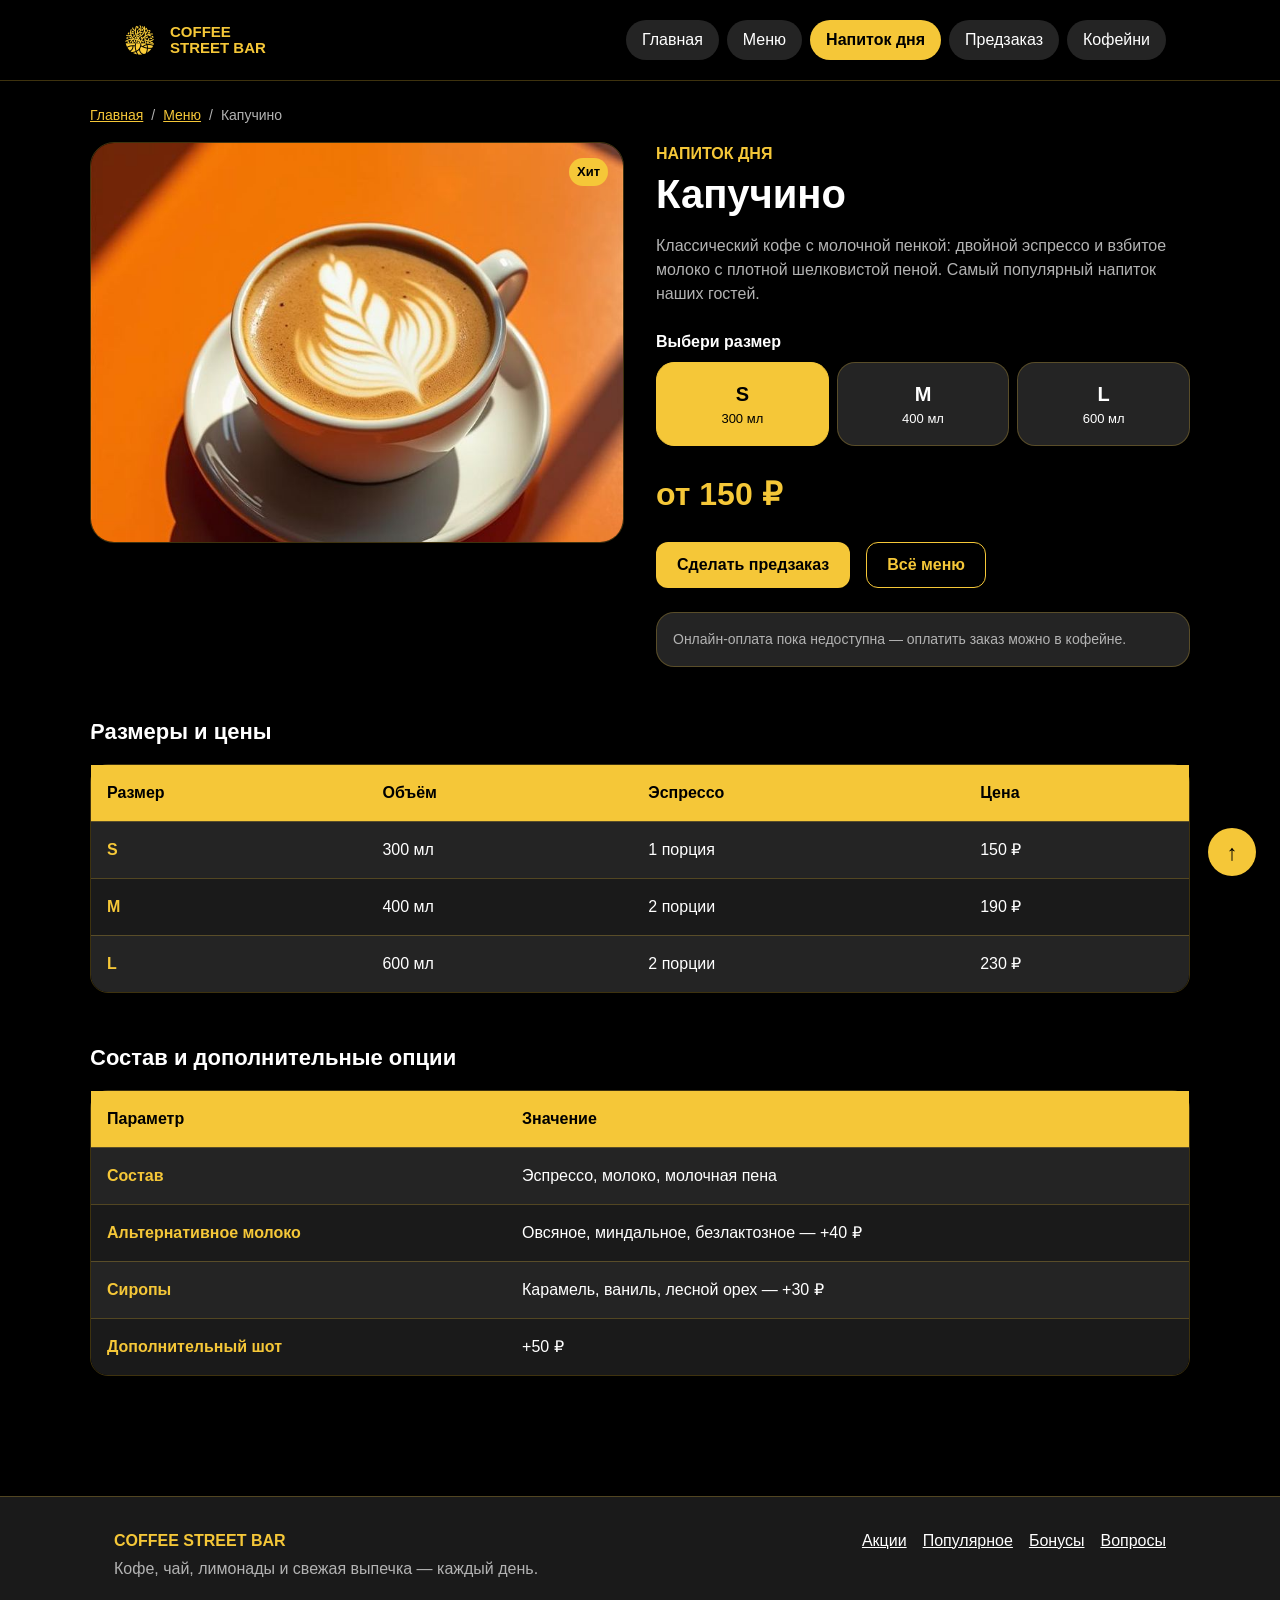
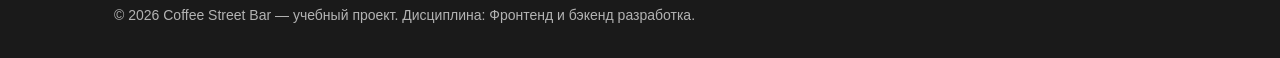
<file: product.html>
<!DOCTYPE html>
<html lang="ru">
<head>
  <meta charset="UTF-8">
  <meta name="viewport" content="width=device-width, initial-scale=1.0">
  <meta name="description" content="Капучино в Coffee Street Bar: размеры S, M, L, цены, состав и дополнительные опции.">
  <title>Капучино — Coffee Street Bar</title>
  <link rel="icon" href="images/logo.png" type="image/png">
  <link rel="stylesheet" href="css/style.css">
</head>
<body>

  <!-- Шапка: position: sticky — остаётся вверху при прокрутке -->
  <header class="site-header">
    <div class="site-header__inner">
      <a class="site-header__logo" href="index.html">
        <img class="site-header__logo-image" src="images/logo.png" alt="" width="48" height="48">
        <span class="site-header__logo-text">Coffee<br>Street Bar</span>
      </a>

      <nav class="site-nav" aria-label="Основная навигация">
        <ul class="site-nav__list">
          <li class="site-nav__item"><a class="site-nav__link" href="index.html">Главная</a></li>
          <li class="site-nav__item"><a class="site-nav__link" href="catalog.html">Меню</a></li>
          <li class="site-nav__item"><a class="site-nav__link site-nav__link--active" href="product.html" aria-current="page">Напиток дня</a></li>
          <li class="site-nav__item"><a class="site-nav__link" href="order.html">Предзаказ</a></li>
          <li class="site-nav__item"><a class="site-nav__link" href="contacts.html">Кофейни</a></li>
        </ul>
      </nav>
    </div>
  </header>

  <main>
    <!-- Хлебные крошки -->
    <nav class="breadcrumbs" aria-label="Хлебные крошки">
      <ol class="breadcrumbs__list">
        <li class="breadcrumbs__item"><a class="breadcrumbs__link" href="index.html">Главная</a></li>
        <li class="breadcrumbs__item"><a class="breadcrumbs__link" href="catalog.html">Меню</a></li>
        <li class="breadcrumbs__item"><span class="breadcrumbs__current" aria-current="page">Капучино</span></li>
      </ol>
    </nav>

    <!-- Карточка товара: Grid из двух колонок — картинка и информация -->
    <article class="product-page">
      <div class="product-page__media">
        <span class="product-card__badge product-card__badge--hit">Хит</span>
        <img class="product-page__image" src="images/cappuccino.jpg" alt="Капучино" width="320" height="240">
      </div>

      <div class="product-page__info">
        <p class="product-page__label">Напиток дня</p>
        <h1 class="product-page__title">Капучино</h1>
        <p class="product-page__description">
          Классический кофе с молочной пенкой: двойной эспрессо и взбитое молоко
          с плотной шелковистой пеной. Самый популярный напиток наших гостей.
        </p>

        <!-- Выбор размера: radio-кнопки оформлены как в приложении -->
        <fieldset class="size-picker">
          <legend class="size-picker__legend">Выбери размер</legend>
          <label class="size-picker__option" for="pick-size-s">
            <input class="size-picker__input" id="pick-size-s" type="radio" name="size" value="S" checked>
            <span class="size-picker__name">S</span>
            <span class="size-picker__volume">300 мл</span>
          </label>
          <label class="size-picker__option" for="pick-size-m">
            <input class="size-picker__input" id="pick-size-m" type="radio" name="size" value="M">
            <span class="size-picker__name">M</span>
            <span class="size-picker__volume">400 мл</span>
          </label>
          <label class="size-picker__option" for="pick-size-l">
            <input class="size-picker__input" id="pick-size-l" type="radio" name="size" value="L">
            <span class="size-picker__name">L</span>
            <span class="size-picker__volume">600 мл</span>
          </label>
        </fieldset>

        <p class="product-page__price">от 150 ₽</p>
        <div class="product-page__actions">
          <a class="button button--primary" href="order.html">Сделать предзаказ</a>
          <a class="button button--secondary" href="catalog.html">Всё меню</a>
        </div>
        <p class="product-page__notice">Онлайн-оплата пока недоступна — оплатить заказ можно в кофейне.</p>
      </div>
    </article>

    <!-- Таблица: сравнение размеров -->
    <section class="section">
      <table class="spec-table">
        <caption class="spec-table__caption">Размеры и цены</caption>
        <thead>
          <tr>
            <th class="spec-table__head" scope="col">Размер</th>
            <th class="spec-table__head" scope="col">Объём</th>
            <th class="spec-table__head" scope="col">Эспрессо</th>
            <th class="spec-table__head" scope="col">Цена</th>
          </tr>
        </thead>
        <tbody>
          <tr class="spec-table__row">
            <th class="spec-table__row-head" scope="row">S</th>
            <td class="spec-table__cell">300 мл</td>
            <td class="spec-table__cell">1 порция</td>
            <td class="spec-table__cell">150 ₽</td>
          </tr>
          <tr class="spec-table__row">
            <th class="spec-table__row-head" scope="row">M</th>
            <td class="spec-table__cell">400 мл</td>
            <td class="spec-table__cell">2 порции</td>
            <td class="spec-table__cell">190 ₽</td>
          </tr>
          <tr class="spec-table__row">
            <th class="spec-table__row-head" scope="row">L</th>
            <td class="spec-table__cell">600 мл</td>
            <td class="spec-table__cell">2 порции</td>
            <td class="spec-table__cell">230 ₽</td>
          </tr>
        </tbody>
      </table>
    </section>

    <!-- Таблица: состав и опции -->
    <section class="section">
      <table class="spec-table">
        <caption class="spec-table__caption">Состав и дополнительные опции</caption>
        <thead>
          <tr>
            <th class="spec-table__head" scope="col">Параметр</th>
            <th class="spec-table__head" scope="col">Значение</th>
          </tr>
        </thead>
        <tbody>
          <tr class="spec-table__row">
            <th class="spec-table__row-head" scope="row">Состав</th>
            <td class="spec-table__cell">Эспрессо, молоко, молочная пена</td>
          </tr>
          <tr class="spec-table__row">
            <th class="spec-table__row-head" scope="row">Альтернативное молоко</th>
            <td class="spec-table__cell">Овсяное, миндальное, безлактозное — +40 ₽</td>
          </tr>
          <tr class="spec-table__row">
            <th class="spec-table__row-head" scope="row">Сиропы</th>
            <td class="spec-table__cell">Карамель, ваниль, лесной орех — +30 ₽</td>
          </tr>
          <tr class="spec-table__row">
            <th class="spec-table__row-head" scope="row">Дополнительный шот</th>
            <td class="spec-table__cell">+50 ₽</td>
          </tr>
        </tbody>
      </table>
    </section>
  </main>

  <!-- Подвал сайта -->
  <footer class="site-footer">
    <div class="site-footer__inner">
      <div class="site-footer__about">
        <p class="site-footer__brand">Coffee Street Bar</p>
        <p class="site-footer__text">Кофе, чай, лимонады и свежая выпечка — каждый день.</p>
      </div>

      <nav class="site-footer__nav" aria-label="Разделы главной страницы">
        <a class="site-footer__link" href="index.html#promos">Акции</a>
        <a class="site-footer__link" href="index.html#popular">Популярное</a>
        <a class="site-footer__link" href="index.html#loyalty">Бонусы</a>
        <a class="site-footer__link" href="index.html#faq">Вопросы</a>
      </nav>

      <p class="site-footer__copy">
        &copy; 2026 Coffee Street Bar — учебный проект. Дисциплина: Фронтенд и бэкенд разработка.
      </p>
    </div>
  </footer>

  <!-- Кнопка «Наверх»: position: fixed — всегда в правом нижнем углу -->
  <a class="to-top" href="#" aria-label="Вернуться в начало страницы">↑</a>

</body>
</html>
</file>
<file: css/style.css>
/* ===============================
   1. Переменные проекта
   =============================== */

/*
  Цвета перенесены из iOS-приложения Coffee Street Bar (AppTheme.swift):
  чёрный фон, тёмные карточки и жёлтый акцент.
*/
:root {
  /* Фоны */
  --color-bg: #000000;              /* AppTheme.background */
  --color-surface: #1a1a1a;         /* AppTheme.secondaryBackground */
  --color-card: #242424;            /* AppTheme.cardBackground */

  /* Акцент */
  --color-primary: #f5c738;         /* AppTheme.accent */
  --color-primary-dark: #d9a91c;    /* акцент при наведении */
  --color-primary-soft: rgba(245, 199, 56, 0.15);   /* AppTheme.accentSoft */
  --color-border: rgba(245, 199, 56, 0.25);         /* обводка карточек */

  /* Текст */
  --color-text: #ffffff;            /* AppTheme.textPrimary */
  --color-muted: #b3b3b3;           /* AppTheme.textSecondary (белый 70%) */
  --color-on-primary: #000000;      /* AppTheme.darkText — текст на жёлтом */

  /* Состояния */
  --color-danger: #ff6b6b;
  --color-success: #4cd964;
  --color-success-bg: rgba(76, 217, 100, 0.12);

  /* Отступы */
  --space-xs: 4px;
  --space-sm: 8px;
  --space-md: 16px;
  --space-lg: 24px;
  --space-xl: 32px;
  --space-2xl: 48px;

  /* Скругления — как в приложении (14–28) */
  --radius-sm: 12px;
  --radius-md: 18px;
  --radius-lg: 24px;
  --radius-pill: 999px;

  /* Шрифты: системный шрифт, как в iOS */
  --font-main: -apple-system, BlinkMacSystemFont, "SF Pro Text", "Segoe UI", Roboto, Arial, sans-serif;

  /* Размеры */
  --container-width: 1100px;
  --header-height: 80px;

  /* Тёмная тема для встроенных элементов браузера (календарь, select) */
  color-scheme: dark;
}


/* ===============================
   2. Базовые стили
   =============================== */

/* Плавная прокрутка к якорям. */
html {
  scroll-behavior: smooth;
}

/* border-box: width включает content, padding и border. */
* {
  box-sizing: border-box;
}

body {
  margin: 0;
  font-family: var(--font-main);
  line-height: 1.5;
  color: var(--color-text);
  background-color: var(--color-bg);
}

main {
  padding: var(--space-lg);
}

h1,
h2,
h3 {
  line-height: 1.2;
}

img {
  max-width: 100%;
  height: auto;
}

a {
  color: var(--color-primary);
}

a:hover {
  color: var(--color-primary-dark);
}

a:focus-visible {
  outline: 2px solid var(--color-primary);
  outline-offset: 3px;
}

/*
  :target — элемент, к которому перешли по якорю.
  scroll-margin-top — чтобы липкая шапка не закрывала заголовок раздела.
*/
:target {
  outline: 2px dashed var(--color-primary);
  outline-offset: 6px;
  border-radius: var(--radius-sm);
}

[id] {
  scroll-margin-top: calc(var(--header-height) + var(--space-md));
}


/* ===============================
   3. Блок button
   =============================== */

.button {
  display: inline-block;
  padding: 10px 20px;
  border: 1px solid transparent;
  border-radius: var(--radius-sm);
  font: inherit;
  font-weight: 600;
  text-decoration: none;
  cursor: pointer;
  transition: background-color 0.2s, color 0.2s;
}

.button:focus-visible {
  outline: 2px solid var(--color-primary);
  outline-offset: 3px;
}

/* Модификатор: основная кнопка — жёлтая с чёрным текстом, как в приложении. */
.button--primary {
  color: var(--color-on-primary);
  background-color: var(--color-primary);
}

/* color повторяем, иначе у ссылок-кнопок сработает a:hover. */
.button--primary:hover {
  color: var(--color-on-primary);
  background-color: var(--color-primary-dark);
}

/* Модификатор: второстепенная кнопка — прозрачная с жёлтой обводкой. */
.button--secondary {
  color: var(--color-primary);
  background-color: transparent;
  border-color: var(--color-primary);
}

.button--secondary:hover {
  color: var(--color-on-primary);
  background-color: var(--color-primary);
}

.button:disabled,
.button--disabled {
  opacity: 0.6;
  cursor: not-allowed;
}


/* ===============================
   4. Шапка, навигация, подвал
   =============================== */

/* --- Блок site-header --- */

/*
  position: sticky — шапка прокручивается вместе со страницей,
  пока не дойдёт до верха окна, а дальше «прилипает» к нему.
  z-index: 10 — шапка лежит поверх контента при прокрутке.
*/
.site-header {
  position: sticky;
  top: 0;
  z-index: 10;
  background-color: var(--color-bg);
  border-bottom: 1px solid var(--color-border);
}

/* Логотип слева, меню справа — Flexbox. */
.site-header__inner {
  max-width: var(--container-width);
  min-height: var(--header-height);
  margin: 0 auto;
  padding: var(--space-sm) var(--space-lg);
  display: flex;
  flex-wrap: wrap;
  justify-content: space-between;
  align-items: center;
  gap: var(--space-md);
}

.site-header__logo {
  display: flex;
  align-items: center;
  gap: var(--space-sm);
  text-decoration: none;
}

.site-header__logo-image {
  border-radius: var(--radius-sm);
}

/* Название — жирными заглавными буквами, как в AppHeaderView. */
.site-header__logo-text {
  font-size: 15px;
  font-weight: 900;
  line-height: 1.1;
  text-transform: uppercase;
  color: var(--color-primary);
}

/* --- Блок site-nav --- */

.site-nav__list {
  display: flex;
  flex-wrap: wrap;
  align-items: center;
  gap: var(--space-sm);
  margin: 0;
  padding: 0;
  list-style: none;
}

/* Пункты меню — «таблетки», как категории в MenuView. */
.site-nav__link {
  display: inline-block;
  padding: var(--space-sm) var(--space-md);
  color: var(--color-text);
  background-color: var(--color-card);
  text-decoration: none;
  border-radius: var(--radius-pill);
}

.site-nav__link:hover {
  color: var(--color-on-primary);
  background-color: var(--color-primary);
}

.site-nav__link:focus-visible {
  outline: 2px solid var(--color-primary);
  outline-offset: 3px;
}

/* Модификатор: текущая страница. */
.site-nav__link--active {
  color: var(--color-on-primary);
  background-color: var(--color-primary);
  font-weight: 600;
}

/* --- Блок breadcrumbs --- */

.breadcrumbs {
  max-width: var(--container-width);
  margin: 0 auto var(--space-md);
  font-size: 14px;
  color: var(--color-muted);
}

.breadcrumbs__list {
  display: flex;
  flex-wrap: wrap;
  gap: var(--space-sm);
  margin: 0;
  padding: 0;
  list-style: none;
}

/* Разделитель « / » ставится перед каждым пунктом, кроме первого. */
.breadcrumbs__item + .breadcrumbs__item::before {
  content: "/";
  margin-right: var(--space-sm);
  color: var(--color-muted);
}

.breadcrumbs__link {
  color: var(--color-primary);
}

.breadcrumbs__current {
  color: var(--color-muted);
}

/* --- Блок site-footer --- */

.site-footer {
  margin-top: var(--space-2xl);
  background-color: var(--color-surface);
  border-top: 1px solid var(--color-border);
}

.site-footer__inner {
  max-width: var(--container-width);
  margin: 0 auto;
  padding: var(--space-xl) var(--space-lg);
  display: grid;
  grid-template-columns: 1fr auto;
  gap: var(--space-lg);
}

.site-footer__brand {
  margin: 0 0 var(--space-xs);
  font-weight: 900;
  text-transform: uppercase;
  color: var(--color-primary);
}

.site-footer__text {
  margin: 0;
  color: var(--color-muted);
}

.site-footer__nav {
  display: flex;
  flex-wrap: wrap;
  gap: var(--space-md);
  align-items: flex-start;
}

.site-footer__link {
  color: var(--color-text);
}

.site-footer__copy {
  grid-column: 1 / -1;
  margin: 0;
  font-size: 14px;
  color: var(--color-muted);
}

/* --- Блок to-top: кнопка «Наверх» --- */

/*
  position: fixed — кнопка закреплена относительно окна браузера
  и не двигается при прокрутке.
  z-index: 20 — выше шапки (10), чтобы её ничего не перекрывало.
*/
.to-top {
  position: fixed;
  right: var(--space-lg);
  bottom: var(--space-lg);
  z-index: 20;
  width: 48px;
  height: 48px;
  display: flex;
  justify-content: center;
  align-items: center;
  font-size: 22px;
  font-weight: 700;
  color: var(--color-on-primary);
  background-color: var(--color-primary);
  border-radius: 50%;
  text-decoration: none;
  box-shadow: 0 4px 16px rgba(0, 0, 0, 0.5);
}

.to-top:hover {
  color: var(--color-on-primary);
  background-color: var(--color-primary-dark);
}


/* ===============================
   5. Разделы страницы
   =============================== */

/* --- Блок hero: Grid «текст + логотип» --- */

.hero {
  max-width: var(--container-width);
  margin: 0 auto var(--space-2xl);
  padding: var(--space-xl);
  display: grid;
  grid-template-columns: 1fr auto;
  align-items: center;
  gap: var(--space-xl);
  background-color: var(--color-card);
  border: 1px solid var(--color-border);
  border-radius: var(--radius-lg);
}

.hero__subtitle {
  margin: 0 0 var(--space-sm);
  font-weight: 900;
  text-transform: uppercase;
  letter-spacing: 1px;
  color: var(--color-primary);
}

.hero__title {
  margin: 0 0 var(--space-md);
  font-size: 44px;
}

.hero__text {
  max-width: 560px;
  margin: 0 0 var(--space-lg);
  font-size: 18px;
  color: var(--color-muted);
}

.hero__actions {
  display: flex;
  flex-wrap: wrap;
  gap: var(--space-md);
}

.hero__image {
  width: 192px;
  border-radius: var(--radius-lg);
}

/* --- Блок section --- */

.section {
  max-width: var(--container-width);
  margin: 0 auto var(--space-2xl);
}

.section__title {
  margin: 0 0 var(--space-lg);
  font-size: 28px;
}

.section__text {
  margin: 0 0 var(--space-lg);
  color: var(--color-muted);
}

/* --- Блок promo-list: акции, как PromoRowView в приложении --- */

.promo-list {
  display: grid;
  grid-template-columns: repeat(3, 1fr);
  gap: var(--space-md);
  margin: 0;
  padding: 0;
  list-style: none;
}

.promo-list__item {
  display: flex;
  align-items: flex-start;
  gap: var(--space-md);
  padding: var(--space-md);
  background-color: var(--color-card);
  border: 1px solid var(--color-border);
  border-radius: var(--radius-md);
}

/* Жёлтый квадрат с иконкой. */
.promo-list__icon {
  flex-shrink: 0;
  width: 56px;
  height: 56px;
  display: flex;
  justify-content: center;
  align-items: center;
  font-size: 24px;
  color: var(--color-on-primary);
  background-color: var(--color-primary);
  border-radius: var(--radius-sm);
}

.promo-list__title {
  margin: 0 0 var(--space-xs);
  font-size: 17px;
}

.promo-list__text {
  margin: 0;
  color: var(--color-muted);
}

/* --- Блок loyalty: жёлтый баннер, как «Акция дня» --- */

.loyalty {
  max-width: var(--container-width);
  margin: 0 auto var(--space-2xl);
  padding: var(--space-xl);
  display: grid;
  grid-template-columns: 1fr auto;
  align-items: center;
  gap: var(--space-xl);
  color: var(--color-on-primary);
  background-color: var(--color-primary);
  border-radius: var(--radius-lg);
}

.loyalty__title {
  margin: 0 0 var(--space-sm);
  font-size: 28px;
}

.loyalty__text {
  max-width: 600px;
  margin: 0;
  color: rgba(0, 0, 0, 0.75);
}

.loyalty__stats {
  display: flex;
  gap: var(--space-md);
  margin: 0;
}

/* Мини-карточки, как InfoCardView. */
.loyalty__stat {
  min-width: 120px;
  padding: var(--space-md);
  text-align: center;
  color: var(--color-text);
  background-color: var(--color-bg);
  border-radius: var(--radius-md);
}

.loyalty__stat-label {
  font-size: 13px;
  color: var(--color-muted);
}

.loyalty__stat-value {
  margin: 0;
  font-size: 28px;
  font-weight: 700;
  color: var(--color-primary);
}

/* --- Блок faq --- */

.faq {
  display: grid;
  gap: var(--space-sm);
}

.faq__item {
  background-color: var(--color-card);
  border: 1px solid var(--color-border);
  border-radius: var(--radius-md);
}

.faq__question {
  padding: var(--space-md) var(--space-lg);
  font-weight: 600;
  cursor: pointer;
}

.faq__question:hover {
  color: var(--color-primary);
}

.faq__question:focus-visible {
  outline: 2px solid var(--color-primary);
  outline-offset: 2px;
  border-radius: var(--radius-md);
}

.faq__answer {
  margin: 0;
  padding: 0 var(--space-lg) var(--space-md);
  color: var(--color-muted);
}

/* --- Блоки shop-list и contact-list --- */

.shop-list {
  display: grid;
  grid-template-columns: repeat(2, 1fr);
  gap: var(--space-md);
  margin: 0;
  padding: 0;
  list-style: none;
}

/* Карточка кофейни, как CoffeeShopRowView. */
.shop-list__item {
  display: flex;
  align-items: flex-start;
  gap: var(--space-md);
  padding: var(--space-lg);
  background-color: var(--color-card);
  border: 1px solid var(--color-border);
  border-radius: var(--radius-md);
}

.shop-list__icon {
  font-size: 28px;
}

.shop-list__address {
  margin: 0 0 var(--space-xs);
  font-size: 18px;
}

.shop-list__hours {
  margin: 0 0 var(--space-sm);
  color: var(--color-muted);
}

.shop-list__link {
  font-size: 14px;
}

.contact-list {
  display: grid;
  gap: var(--space-sm);
  margin: 0 0 var(--space-lg);
  padding: 0;
  list-style: none;
}

.contact-list__item {
  display: flex;
  gap: var(--space-md);
}

.contact-list__label {
  min-width: 80px;
  color: var(--color-muted);
}


/* ===============================
   6. Товары и меню
   =============================== */

/* --- Блок products-grid --- */

.products-grid {
  display: grid;
  grid-template-columns: repeat(3, 1fr);
  gap: var(--space-lg);
}

/* --- Блок product-card --- */

/*
  position: relative — карточка становится точкой отсчёта
  для бейджа с position: absolute.
*/
.product-card {
  position: relative;
  display: flex;
  flex-direction: column;
  gap: var(--space-sm);
  padding: var(--space-md);
  background-color: var(--color-card);
  border: 1px solid var(--color-border);
  border-radius: var(--radius-md);
  transition: border-color 0.2s, transform 0.2s;
}

.product-card:hover {
  border-color: var(--color-primary);
  transform: translateY(-2px);
}

/* Модификатор: хит — жёлтая рамка. */
.product-card--featured {
  border-color: var(--color-primary);
}

/* Модификатор: товар со скидкой — красная рамка. */
.product-card--discount {
  border-color: var(--color-danger);
}

/*
  Бейдж «Хит» / «Новинка» / «Скидка».
  position: absolute — бейдж вынут из потока и прижат
  к правому верхнему углу ближайшего родителя с position: relative.
*/
.product-card__badge {
  position: absolute;
  top: var(--space-md);
  right: var(--space-md);
  z-index: 1;
  padding: var(--space-xs) var(--space-sm);
  font-size: 13px;
  font-weight: 700;
  border-radius: var(--radius-pill);
}

.product-card__badge--hit {
  color: var(--color-on-primary);
  background-color: var(--color-primary);
}

.product-card__badge--new {
  color: var(--color-on-primary);
  background-color: var(--color-success);
}

.product-card__badge--sale {
  color: var(--color-on-primary);
  background-color: var(--color-danger);
}

.product-card__image {
  width: 100%;
  border-radius: var(--radius-sm);
}

.product-card__category {
  margin: 0;
  font-size: 13px;
  font-weight: 600;
  text-transform: uppercase;
  color: var(--color-primary);
}

.product-card__title {
  margin: 0;
  font-size: 20px;
}

.product-card__description {
  margin: 0;
  color: var(--color-muted);
}

.product-card__meta {
  margin: 0;
  font-size: 14px;
  color: var(--color-muted);
}

.product-card__price {
  margin: 0;
  font-size: 20px;
  font-weight: 700;
  color: var(--color-primary);
}

.product-card__old-price {
  margin-right: var(--space-xs);
  font-size: 16px;
  font-weight: 400;
  color: var(--color-muted);
}

.product-card--discount .product-card__price {
  color: var(--color-danger);
}

.product-card__button {
  margin-top: auto;
  align-self: flex-start;
}

/* Две кнопки рядом («Заказать» + «Подробнее») — прижаты к низу карточки. */
.product-card__actions {
  margin-top: auto;
  display: flex;
  flex-wrap: wrap;
  gap: var(--space-sm);
}

/* --- Блок catalog-layout --- */

.catalog-layout {
  max-width: var(--container-width);
  margin: 0 auto var(--space-xl);
  display: grid;
  grid-template-columns: 260px 1fr;
  grid-template-areas: "filters products";
  align-items: start;
  gap: var(--space-lg);
}

/* --- Блок catalog-filters --- */

/*
  position: sticky у фильтров: при прокрутке длинного меню
  панель остаётся на экране под шапкой.
*/
.catalog-filters {
  grid-area: filters;
  position: sticky;
  top: calc(var(--header-height) + var(--space-md));
  padding: var(--space-md);
  background-color: var(--color-card);
  border: 1px solid var(--color-border);
  border-radius: var(--radius-md);
}

.catalog-filters__title {
  margin: 0 0 var(--space-md);
  font-size: 20px;
}

/* --- Блок catalog-products --- */

.catalog-products {
  grid-area: products;
}

.catalog-products__title {
  margin: 0 0 var(--space-md);
  font-size: 20px;
}

/* --- Блок filters-form --- */

.filters-form {
  display: grid;
  gap: var(--space-md);
}

.filters-form__group {
  margin: 0;
  padding: var(--space-md);
  border: 1px solid var(--color-border);
  border-radius: var(--radius-sm);
}

.filters-form__legend {
  padding: 0 var(--space-xs);
  font-weight: 700;
}

.filters-form__label {
  display: block;
  margin-bottom: var(--space-sm);
}

.filters-form__input {
  width: 100%;
  margin-bottom: var(--space-sm);
  padding: 8px 10px;
  color: var(--color-text);
  background-color: var(--color-surface);
  border: 1px solid var(--color-border);
  border-radius: var(--radius-sm);
  font: inherit;
}

/* Категории — «таблетки». Настоящий чекбокс спрятан визуально, но доступен. */
.filters-form__chips {
  display: flex;
  flex-wrap: wrap;
  gap: var(--space-sm);
}

.filters-form__chip {
  position: relative;
  padding: 6px 14px;
  font-size: 14px;
  background-color: var(--color-surface);
  border-radius: var(--radius-pill);
  cursor: pointer;
}

.filters-form__chip-input {
  position: absolute;
  opacity: 0;
  width: 1px;
  height: 1px;
}

/* :has() — подсвечиваем «таблетку», внутри которой отмечен чекбокс. */
.filters-form__chip:has(.filters-form__chip-input:checked) {
  color: var(--color-on-primary);
  background-color: var(--color-primary);
  font-weight: 600;
}

.filters-form__chip:has(.filters-form__chip-input:focus-visible) {
  outline: 2px solid var(--color-primary);
  outline-offset: 2px;
}

/* --- Блок product-page: страница товара --- */

.product-page {
  max-width: var(--container-width);
  margin: 0 auto var(--space-2xl);
  display: grid;
  grid-template-columns: 1fr 1fr;
  align-items: start;
  gap: var(--space-xl);
}

/* Обёртка картинки — точка отсчёта для бейджа. */
.product-page__media {
  position: relative;
}

.product-page__image {
  width: 100%;
  border: 1px solid var(--color-border);
  border-radius: var(--radius-lg);
}

.product-page__label {
  margin: 0 0 var(--space-xs);
  font-weight: 900;
  text-transform: uppercase;
  color: var(--color-primary);
}

.product-page__title {
  margin: 0 0 var(--space-md);
  font-size: 40px;
}

.product-page__description {
  margin: 0 0 var(--space-lg);
  color: var(--color-muted);
}

.product-page__price {
  margin: var(--space-lg) 0;
  font-size: 32px;
  font-weight: 700;
  color: var(--color-primary);
}

.product-page__actions {
  display: flex;
  flex-wrap: wrap;
  gap: var(--space-md);
}

/* Плашка-примечание, как noticeBlock в ProductDetailView. */
.product-page__notice {
  margin: var(--space-lg) 0 0;
  padding: var(--space-md);
  font-size: 14px;
  color: var(--color-muted);
  background-color: var(--color-card);
  border: 1px solid var(--color-border);
  border-radius: var(--radius-md);
}

/* --- Блок size-picker: выбор размера S / M / L --- */

.size-picker {
  margin: 0;
  padding: 0;
  display: grid;
  grid-template-columns: repeat(3, 1fr);
  gap: var(--space-sm);
  border: none;
}

.size-picker__legend {
  margin-bottom: var(--space-sm);
  padding: 0;
  font-weight: 600;
}

.size-picker__option {
  position: relative;
  padding: var(--space-md);
  display: flex;
  flex-direction: column;
  align-items: center;
  background-color: var(--color-card);
  border: 1px solid var(--color-border);
  border-radius: var(--radius-md);
  cursor: pointer;
}

.size-picker__input {
  position: absolute;
  opacity: 0;
}

.size-picker__name {
  font-size: 20px;
  font-weight: 700;
}

.size-picker__volume {
  font-size: 13px;
}

/* Выбранный размер — жёлтый, как в приложении. */
.size-picker__option:has(.size-picker__input:checked) {
  color: var(--color-on-primary);
  background-color: var(--color-primary);
  border-color: var(--color-primary);
}

.size-picker__option:has(.size-picker__input:focus-visible) {
  outline: 2px solid var(--color-primary);
  outline-offset: 3px;
}

/* --- Блок spec-table: таблицы характеристик --- */

.spec-table {
  width: 100%;
  border-collapse: separate;
  border-spacing: 0;
  overflow: hidden;
  border: 1px solid var(--color-border);
  border-radius: var(--radius-md);
}

.spec-table__caption {
  margin-bottom: var(--space-md);
  font-size: 22px;
  font-weight: 700;
  text-align: left;
}

.spec-table__head {
  padding: var(--space-md);
  text-align: left;
  color: var(--color-on-primary);
  background-color: var(--color-primary);
}

.spec-table__row-head,
.spec-table__cell {
  padding: var(--space-md);
  text-align: left;
  border-top: 1px solid var(--color-border);
}

.spec-table__row-head {
  font-weight: 600;
  color: var(--color-primary);
}

.spec-table__cell {
  color: var(--color-text);
}

/* «Зебра» — чередование цвета строк. */
.spec-table__row:nth-child(odd) {
  background-color: var(--color-card);
}

.spec-table__row:nth-child(even) {
  background-color: var(--color-surface);
}

.spec-table__row:hover {
  background-color: var(--color-primary-soft);
}


/* ===============================
   7. Модальное окно и форма заявки
   =============================== */

/* --- Блок order-dialog --- */

.order-dialog {
  width: min(100% - 32px, 560px);
  padding: var(--space-lg);
  color: var(--color-text);
  background-color: var(--color-card);
  border: 1px solid var(--color-primary);
  border-radius: var(--radius-lg);
}

.order-dialog::backdrop {
  background-color: rgba(0, 0, 0, 0.75);
}

.order-dialog__title {
  margin-top: 0;
}

/* --- Блок order-page: страница предзаказа --- */

.order-page {
  max-width: 720px;
}

/* --- Блок order-form --- */

/* Модификатор формы на отдельной странице — в карточке. */
.order-form--page {
  padding: var(--space-lg);
  background-color: var(--color-card);
  border: 1px solid var(--color-border);
  border-radius: var(--radius-lg);
}

.order-form__group {
  margin: 0 0 var(--space-lg);
  padding: var(--space-md) var(--space-md) 0;
  border: 1px solid var(--color-border);
  border-radius: var(--radius-md);
}

.order-form__legend {
  padding: 0 var(--space-xs);
  font-weight: 700;
  color: var(--color-primary);
}

/* Два поля в строку — Grid. */
.order-form__row {
  display: grid;
  grid-template-columns: 1fr 1fr;
  gap: var(--space-md);
}

.order-form__field {
  margin-bottom: var(--space-md);
}

.order-form__label {
  display: block;
  margin-bottom: var(--space-xs);
}

.order-form__input,
.order-form__select,
.order-form__textarea {
  width: 100%;
  padding: 10px 12px;
  color: var(--color-text);
  background-color: var(--color-surface);
  border: 1px solid var(--color-border);
  border-radius: var(--radius-sm);
  font: inherit;
}

.order-form__input::placeholder,
.order-form__textarea::placeholder {
  color: #808080;
}

.order-form__input:hover,
.order-form__select:hover,
.order-form__textarea:hover {
  border-color: var(--color-primary);
}

.order-form__input:focus-visible,
.order-form__select:focus-visible,
.order-form__textarea:focus-visible,
.order-form__checkbox:focus-visible {
  outline: 2px solid var(--color-primary);
  outline-offset: 3px;
}

/*
  Подсветка ошибочных полей (aria-invalid ставит JavaScript).
  Правило стоит после :hover, поэтому красная рамка не пропадает при наведении.
*/
.order-form__input[aria-invalid="true"],
.order-form__select[aria-invalid="true"],
.order-form__textarea[aria-invalid="true"] {
  border-color: var(--color-danger);
}

.order-form__checkbox[aria-invalid="true"] {
  outline: 2px solid var(--color-danger);
  outline-offset: 2px;
}

.order-form__hint {
  display: block;
  margin-top: var(--space-xs);
  color: var(--color-muted);
}

.order-form__checkbox-label {
  display: flex;
  align-items: center;
  gap: var(--space-sm);
  cursor: pointer;
}

.order-form__checkbox {
  width: 18px;
  height: 18px;
  accent-color: var(--color-primary);
}

.order-form__actions {
  display: flex;
  flex-wrap: wrap;
  gap: var(--space-md);
  margin-top: var(--space-lg);
}

/* --- Блок success-message --- */

.success-message {
  max-width: var(--container-width);
  margin: var(--space-lg) auto;
  padding: var(--space-md);
  border-left: 4px solid var(--color-success);
  background-color: var(--color-success-bg);
  border-radius: var(--radius-sm);
}
.product-card__image,
.product-page__image {
  aspect-ratio: 4 / 3;
  object-fit: cover;
}
</file>
